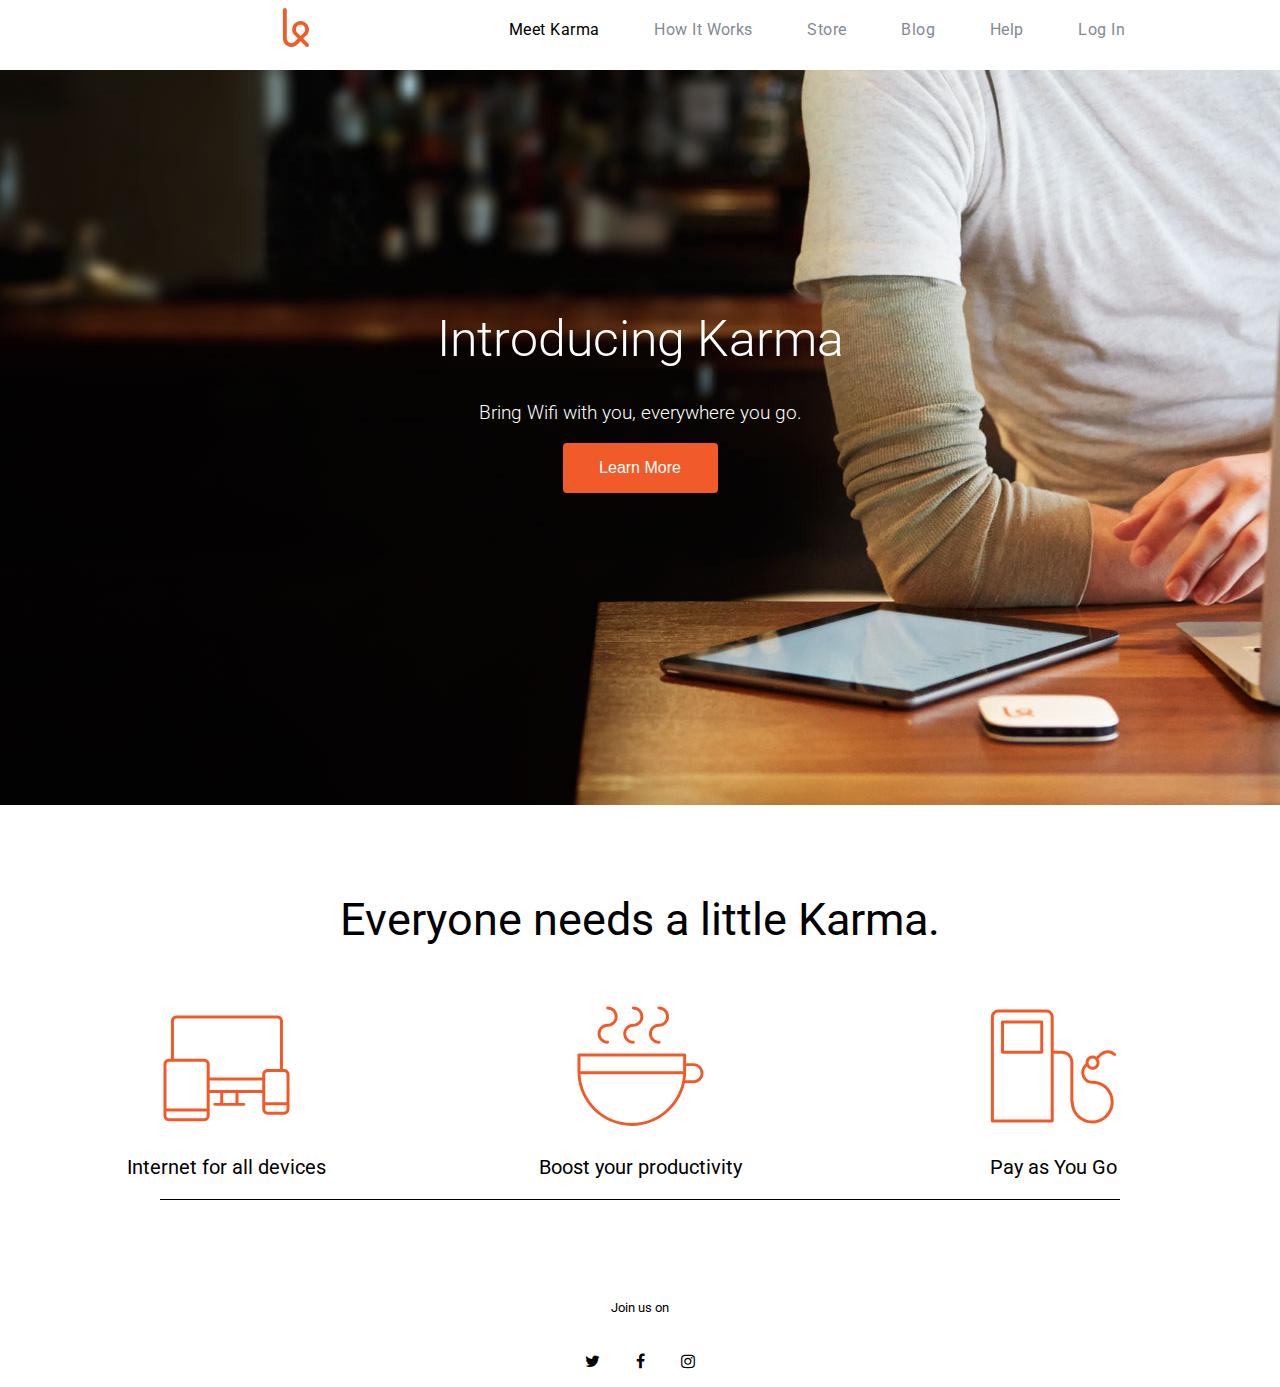
<file: index.html>
<!DOCTYPE html>
<html>
	<head>
		<meta charset="UTF-8">
		<link href='http://fonts.googleapis.com/css?family=Roboto:400,500,300' rel='stylesheet' type='text/css'>
		<link href="http://maxcdn.bootstrapcdn.com/font-awesome/4.5.0/css/font-awesome.min.css" rel="stylesheet">
		<link rel="stylesheet" href="css/style.css">
		<title>Karma</title>
	</head>
	<body>
		<header></header>
		<nav class="top-navigation">
			<div class="content">
				<ul class="links">
					<li class="active">Meet Karma</li>
					<li>
						<a href="how-it-works.html">How It Works</a>
					</li>
					<li><a href="#">Store</a></li>
					<li><a href="#">Blog</a></li>
					<li><a href="#">Help</a></li>
					<li><a href="#">Log In</a></li>
				</ul>
				<img class="logo" src="images/karma-logo.svg" alt="Karma" width="26">
			</div>
		</nav>

		<section class="introduction">
			<div class="content">
				<h1>Introducing Karma</h1>
				<h3>Bring Wifi with you, everywhere you go.</h3>
				<button>Learn More</button>
				</div>
		</section>
		<section class="cases">
			<div class="content">
				<h2>Everyone needs a little Karma.</h2>
			</div>
				
			<ul class="devices">
				<li>
					<img class="icons" src="images/icon-devices.svg" alt="devices" width="127">
					<p>Internet for all devices</p>
				</li>
				<li>
					<img class="icons" src="images/icon-coffee.svg" alt="coffee" width="127">
					<p>Boost your productivity</p>
				</li>
				<li>
					<img class="icons" src="images/icon-refill.svg" alt="refill" width="127">
					<p>Pay as You Go</p>
				</li>
			</ul>
		</section>
		<footer class="social">
			<div class="vertical-line">
			</div>
			<div class="content">
			<h5>Join us on</h5>
				<ul class="media-icons">
					<li>
						<i class="fa fa-twitter"></i>
					</li>
					<li>
						<i class="fa fa-facebook"></i>
					</li>
					<li>
						<i class="fa fa-instagram"></i>
					</li>
				</ul>
			</div> 
		</footer>
	</body>
</html>
</file>
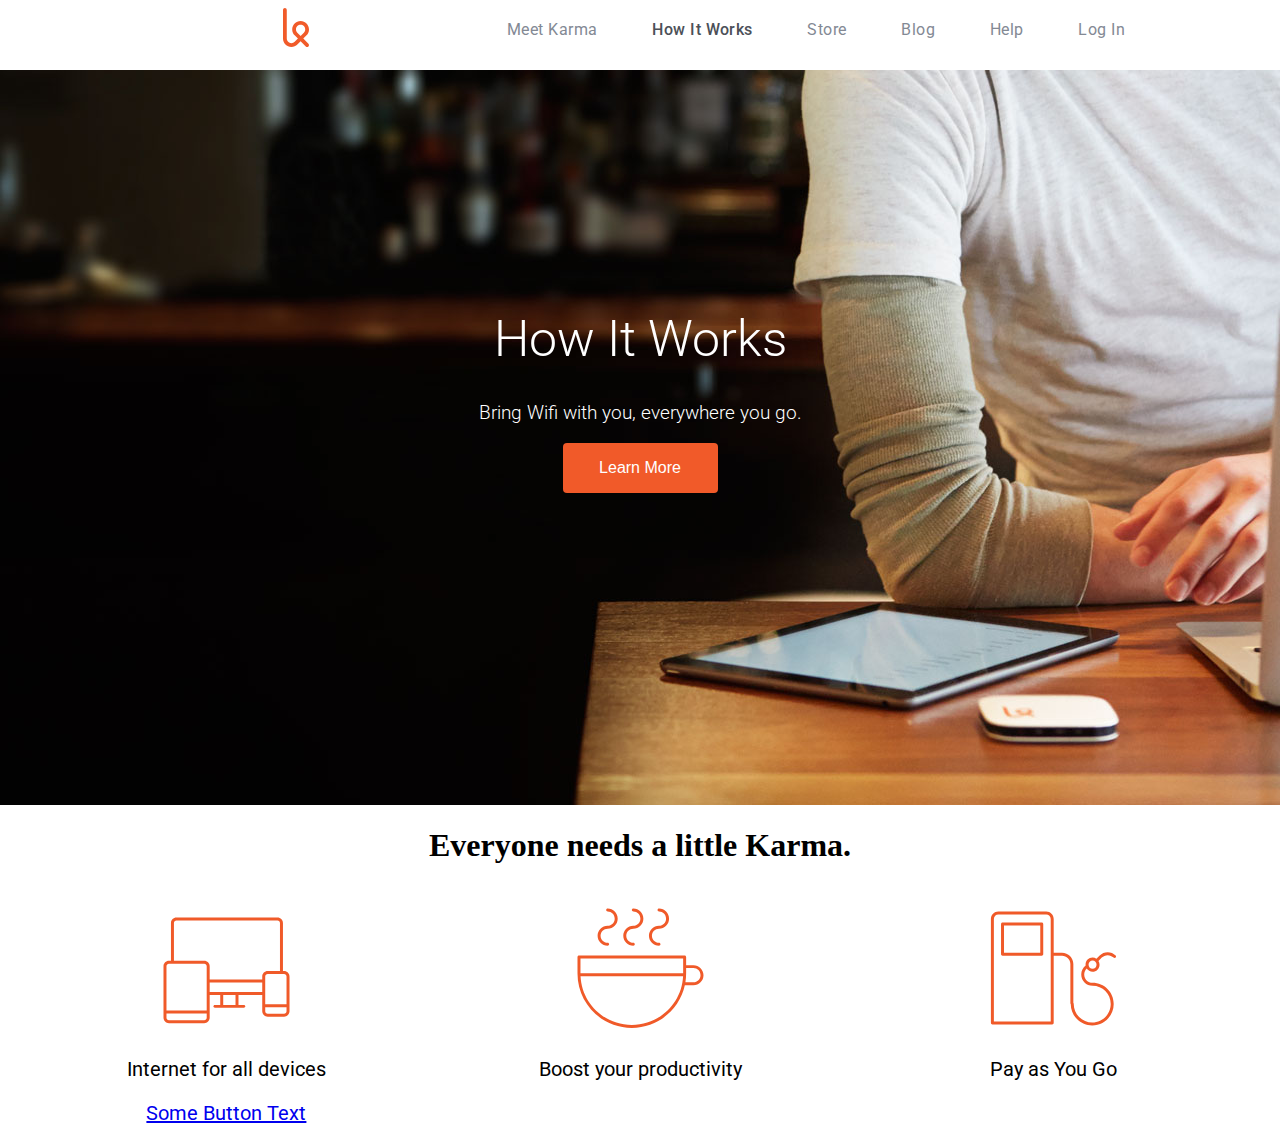
<file: how-it-works.html>
<!DOCTYPE html>
<html>
	<head>
		<meta charset="UTF-8">
		<link href='http://fonts.googleapis.com/css?family=Roboto:400,500,300' rel='stylesheet' type='text/css'>
		<link rel="stylesheet" href="css/style.css">
		<title>Karma</title>
	</head>
	<body>
		<header></header>
		<nav class="top-navigation">
			<div class="content">
				<ul class="links">
					<li><a href="index.html">Meet Karma</a></li>
					<li class="active">
						<a href="http://www.facebook.com">How It Works</a>
					</li>
					<li><a href="#">Store</a></li>
					<li><a href="#">Blog</a></li>
					<li><a href="#">Help</a></li>
					<li><a href="#">Log In</a></li>
				</ul>
				<img class="logo" src="images/karma-logo.svg" alt="Karma" width="26">
			</div>
		</nav>

		<section class="introduction">
			<div class="content">
				<h1>How It Works</h1>
				<h3>Bring Wifi with you, everywhere you go.</h3>
				<button>Learn More</button>
				</div>
		</section>
		<section class="cases">
			<div class="content">
				<h1>Everyone needs a little Karma.</h1>
			</div>
			
			
			
			<ul class="devices">
				<li>
					<img class="icons" src="images/icon-devices.svg" alt="devices" width="127">
					<p>Internet for all devices</p>
					<p><a href="http://www.google.com">Some Button Text</a></p>
				</li>
				<li>
					<img class="icons" src="images/icon-coffee.svg" alt="coffee" width="127">
					<p>Boost your productivity</p>
				</li>
				<li>
					<img class="icons" src="images/icon-refill.svg" alt="refill" width="127">
					<p>Pay as You Go</p>
				</li>
			</ul>
		</section>
		<footer></footer>
	</body>
</html>
</file>
<file: css/style.css>
body {
	margin: 0;
}
/* Navigation Section */
.top-navigation {
	background-color: #fff;
}

.top-navigation > .content {
	width: 970px;
	height: 4.375rem;
	margin: 0 auto;
}

.top-navigation .links {
	float: right;
	font-family: 'Roboto', sans-serif;
	font-size: 16px;
	
	letter-spacing: 0.03em;
	margin-top: 20px;
	-webkit-font-smoothing: antialiased;
}

.top-navigation .links > li {
	display: inline-block;
	margin-left: 50px;
}

.top-navigation li a {
	color: #838994;
	text-decoration: none;
}

.top-navigation .links > .active a {
	color: #4c5058;
	font-weight: 500;
}

.top-navigation .links li a:hover {
	cursor: pointer;
	color: #333333;
}

.top-navigation .logo {
	margin-left: 8em;
	margin-top: .5em;
}

html {
	box-sizing: border-box;
}
*, *:before, *:after {
  box-sizing: inherit;
}

.introduction {
	background-image: url('../images/first-background.jpg ');
	background-position: center bottom;
	background-repeat: no-repeat;
	background-size: cover;
	height: 45.938em;
}

.introduction .content {
	padding: 0 0.938rem;
	margin: 0 auto;
	min-width: 37.5rem;
}

.introduction h1 {
	margin-top: .02rem;
	padding-top: 15rem;
	font-size: 3.125rem;
}

.intoduction h3 {
	margin-top: 1.25rem;
	font-size: 1.563rem;

}

.introduction h1, .introduction h3 {
	color: white;
	text-align: center;
	font-weight: 300;
	font-family: 'Roboto', sans-serif;
}

button {
	text-shadow: none;
	border-style: none;
	border-radius: 4px;
	padding: 1rem 1.5rem;
	width: 9.688rem;
    background-color: #f15a29;
    border-color: #f15a29;
    color: white;
    font-size: 1rem;
    cursor: pointer;
    display: table;
    margin: 0 auto;
}

button {
	transition: background-color 0.5s ease;
	background-color: #f15a29;
}

button:hover {
	background-color: #c93e11;
}

.cases .content > h2 {
	font-weight: normal;
	font-family: 'Roboto', sans-serif;
	font-size: 45px;
	padding-top: 50px;
	-webkit-font-smoothing: antialiased;
}

.cases {
	text-align: center;
}

.devices > li {
	vertical-align: top;
	display: inline-block;
	width: 32%;
    margin-left: auto;
    margin-right: auto;
	font-family: 'Roboto', sans-serif;
	font-size: 20px;
	padding-top: 20px;
}

.devices {
	margin: 0;
	padding: 0;	
}

.vertical-line {
    height: 1px;
    width: 75%;
    margin-left: auto;
    margin-right: auto;
    background-color: black;
}

.social .content h5 {
	margin-top: 100px;
	color: black;
	font-weight: normal;
	font-family: 'Roboto', sans-serif;
}

.media-icons > li {
	display: inline-block;
	padding-bottom: 2em;
	padding: 1em;
	margin-left: auto;
	margin-right: auto;
}

.media-icons {
	margin: 0;
	padding: 0;
}

footer {
	text-align: center;
}
</file>
